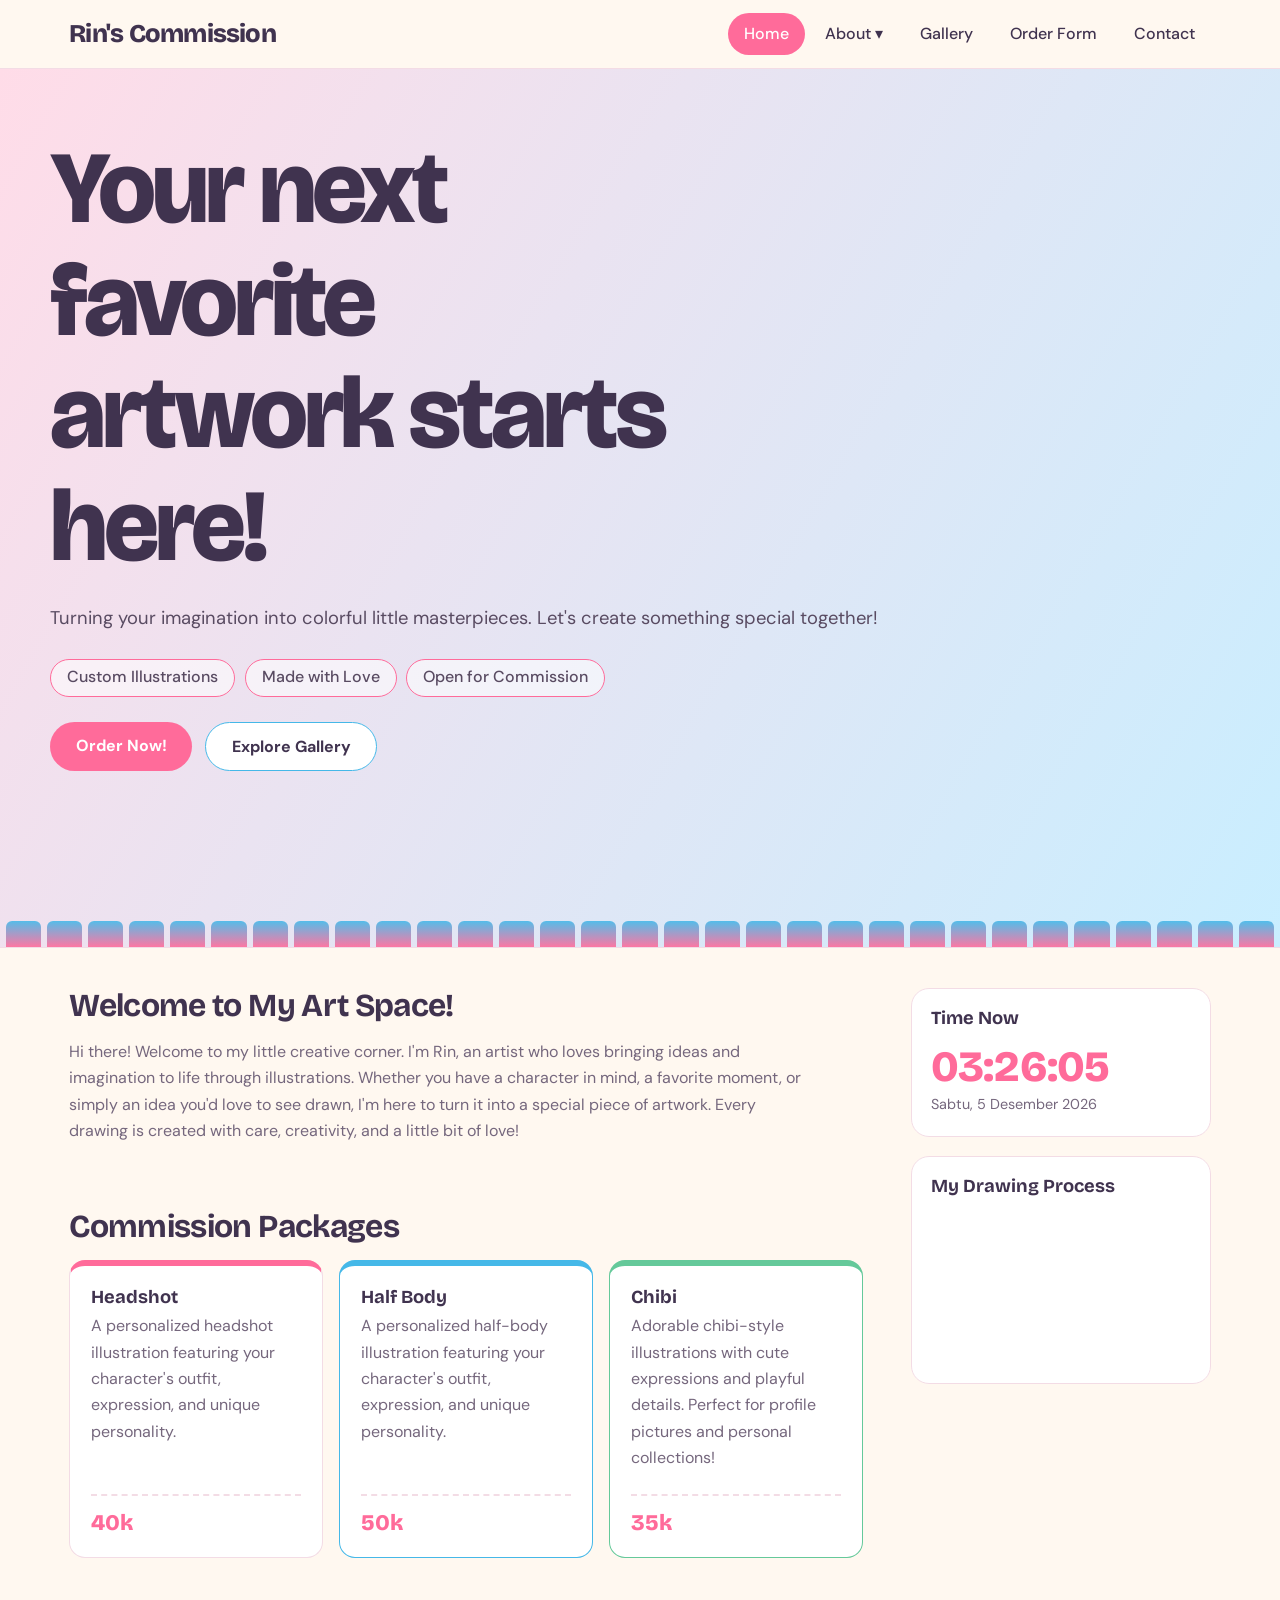
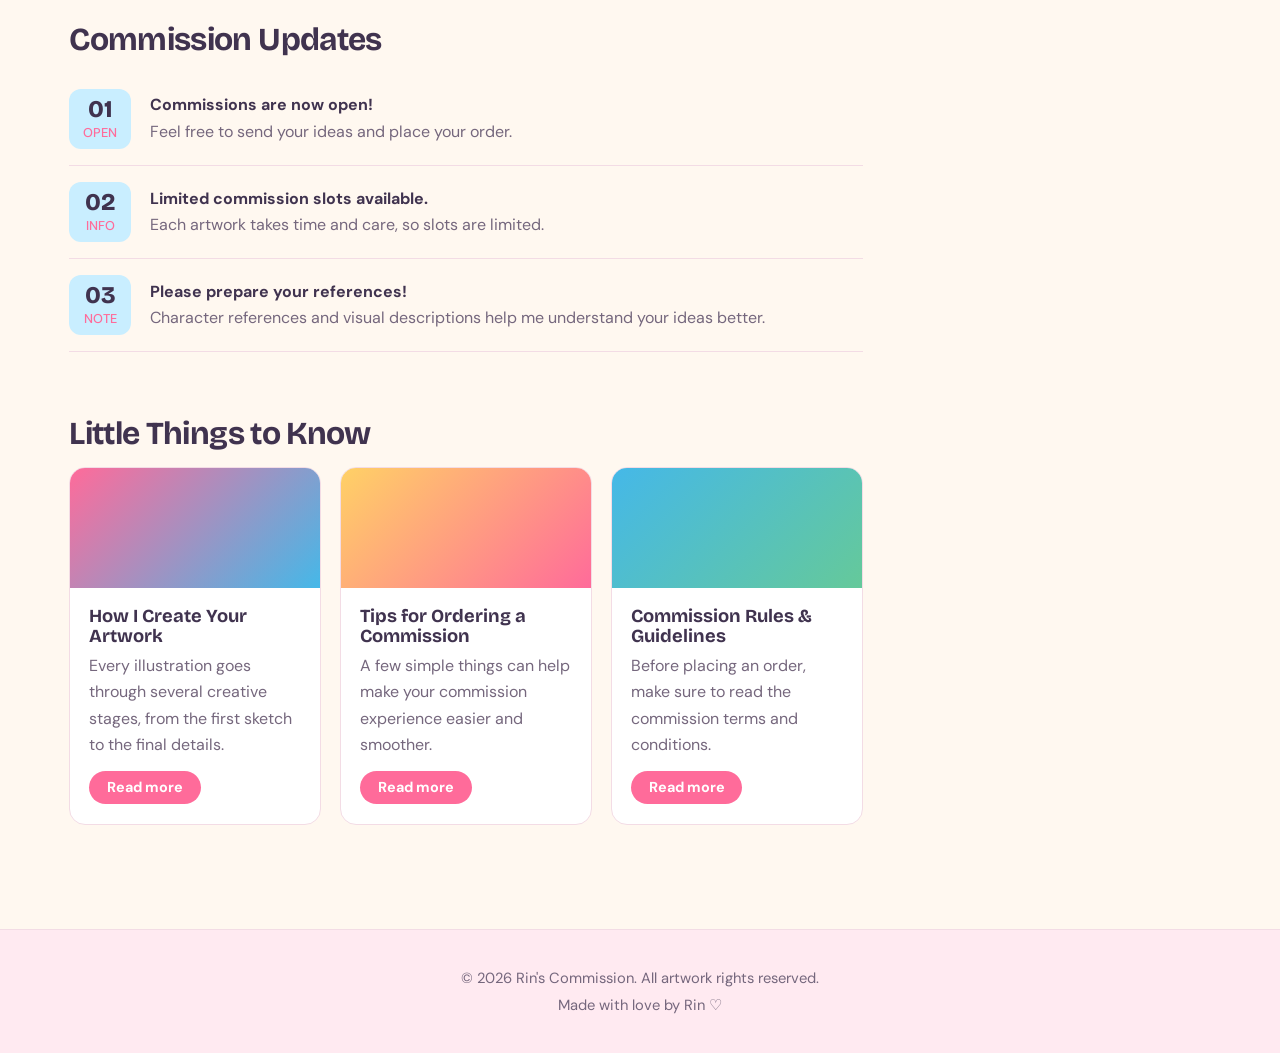
<file: index.html>
<!DOCTYPE html>
<html lang="id">
<head>
  <meta charset="UTF-8">
  <meta name="viewport" content="width=device-width, initial-scale=1">
  <title>Rin's Commission</title>
  <link rel="stylesheet" href="style.css?v=3">
  <link rel="icon" type="image/jpg" href="images/favicon.jpg">
</head>
<body>
  <header class="site-header">
    <div class="header-bar">
      <a class="brand" href="index.html">Rin's Commission</a>
      <input type="checkbox" id="menu-toggle" class="menu-check">
      <label for="menu-toggle" class="menu-btn">Menu</label>
      <nav class="nav" aria-label="Navigasi utama">
        <ul>
          <li><a href="index.html" class="active">Home</a></li>
          <li class="has-dropdown">
            <details>
              <summary>About</summary>
              <ul class="dropdown">
                <li><a href="about.html">About the Artist</a></li>
                <li><a href="prices.html">Commission Prices</a></li>
                <li><a href="howtoorder.html">How to Order</a></li>
                <li><a href="faq.html">FAQ</a></li>
              </ul>
            </details>
          </li>
          <li><a href="gallery.html">Gallery</a></li>
          <li><a href="registration.html">Order Form</a></li>
          <li><a href="contact.html">Contact</a></li>
        </ul>
      </nav>
    </div>
  </header>

  <section class="hero-full">
    <div class="hero-inner">
      <h1>Your next favorite artwork starts here!</h1>
      <p>Turning your imagination into colorful little masterpieces. Let's create something special together!</p>
      <div class="chips">
        <span>Custom Illustrations</span>
        <span>Made with Love</span>
        <span>Open for Commission</span>
      </div>
      <div class="actions">
        <a class="btn" href="registration.html">Order Now!</a>
        <a class="btn ghost" href="gallery.html">Explore Gallery</a>
      </div>
    </div>
    <div class="eq" aria-hidden="true"><i></i><i></i><i></i><i></i><i></i><i></i><i></i><i></i><i></i><i></i><i></i><i></i><i></i><i></i><i></i><i></i><i></i><i></i><i></i><i></i><i></i><i></i><i></i><i></i><i></i><i></i><i></i><i></i><i></i><i></i><i></i></div>
  </section>

  <div class="layout">
    <main>
      <section id="profil">
        <h2>Welcome to My Art Space!</h2>
        <p>Hi there! Welcome to my little creative corner. I'm Rin, an artist who loves bringing ideas and imagination to life through illustrations. Whether you have a character in mind, a favorite moment, or simply an idea you'd love to see drawn, I'm here to turn it into a special piece of artwork. Every drawing is created with care, creativity, and a little bit of love!</p>
      </section>

      <section id="produk">
        <h2>Commission Packages</h2>
        <div class="tickets">
          <div class="ticket">
            <h3>Headshot</h3>
            <p>A personalized headshot illustration featuring your character's outfit, expression, and unique personality.</p>
            <div class="price">40k</div>
          </div>
          <div class="ticket">
            <h3>Half Body</h3>
            <p>A personalized half-body illustration featuring your character's outfit, expression, and unique personality.</p>
            <div class="price">50k</div>
          </div>
          <div class="ticket">
            <h3>Chibi</h3>
            <p>Adorable chibi-style illustrations with cute expressions and playful details. Perfect for profile pictures and personal collections!</p>
            <div class="price">35k</div>
          </div>
        </div>
      </section>

      <section id="pengumuman">
        <h2>Commission Updates</h2>
        <ul class="news">
          <li>
            <span class="date">01<small>OPEN</small></span>
            <div>
              <b>Commissions are now open!</b><br>
              Feel free to send your ideas and place your order.
            </div>
          </li>
          <li>
            <span class="date">02<small>INFO</small></span>
            <div>
              <b>Limited commission slots available.</b><br>
              Each artwork takes time and care, so slots are limited.
            </div>
          </li>
          <li>
            <span class="date">03<small>NOTE</small></span>
            <div>
              <b>Please prepare your references!</b><br>
              Character references and visual descriptions help me understand your ideas better.
            </div>
          </li>
        </ul>
      </section>

      <section id="artikel">
        <h2>Little Things to Know</h2>
        <div class="articles">
          <article class="article">
            <div class="cover"></div>
            <div class="body">
              <h3>How I Create Your Artwork</h3>
              <p>Every illustration goes through several creative stages, from the first sketch to the final details.</p>
              <details>
                <summary class="btn small">Read more</summary>
                <p>The process begins with discussing your ideas and references. After that, I'll work on the sketch, continue with the coloring stage, and add the final details before sending you the completed artwork.</p>
              </details>
            </div>
          </article>
          <article class="article">
            <div class="cover"></div>
            <div class="body">
              <h3>Tips for Ordering a Commission</h3>
              <p>A few simple things can help make your commission experience easier and smoother.</p>
              <details>
                <summary class="btn small">Read more</summary>
                <p>Prepare your character references, preferred poses, expressions, color preferences, and other visual inspirations. The more details you provide, the easier it will be to understand your vision!</p>
              </details>
            </div>
          </article>
          <article class="article">
            <div class="cover"></div>
            <div class="body">
              <h3>Commission Rules & Guidelines</h3>
              <p>Before placing an order, make sure to read the commission terms and conditions.</p>
              <details>
                <summary class="btn small">Read more</summary>
                <p>Please respect the artwork and its creator. Commissioned illustrations are for personal use unless commercial rights are discussed beforehand. Reposting, editing, or claiming the artwork as your own is not allowed without permission.</p>
              </details>
            </div>
          </article>
        </div>
      </section>
    </main>

    <aside>
      <div class="widget">
        <h3>Time Now</h3>
        <div class="clock-time" id="clock">00:00:00</div>
        <div class="clock-date" id="date"></div>
      </div>
      <div class="widget">
        <h3>My Drawing Process</h3>
        <div class="video">
<iframe width="560" height="315" src="https://www.youtube-nocookie.com/embed/-zO3KNuNM50?si=CpCrqKrYORz0_w7h" title="YouTube video player" frameborder="0" allow="accelerometer; autoplay; clipboard-write; encrypted-media; gyroscope; picture-in-picture; web-share" referrerpolicy="strict-origin-when-cross-origin" allowfullscreen></iframe>        </div>
      </div>
    </aside>
  </div>

  <footer class="site-footer">
    <p>&copy; 2026 Rin's Commission. All artwork rights reserved.</p>
    <p>Made with love by Rin ♡</p>
  </footer>

  <script src="script.js?v=3"></script>
</body>
</html>
</file>
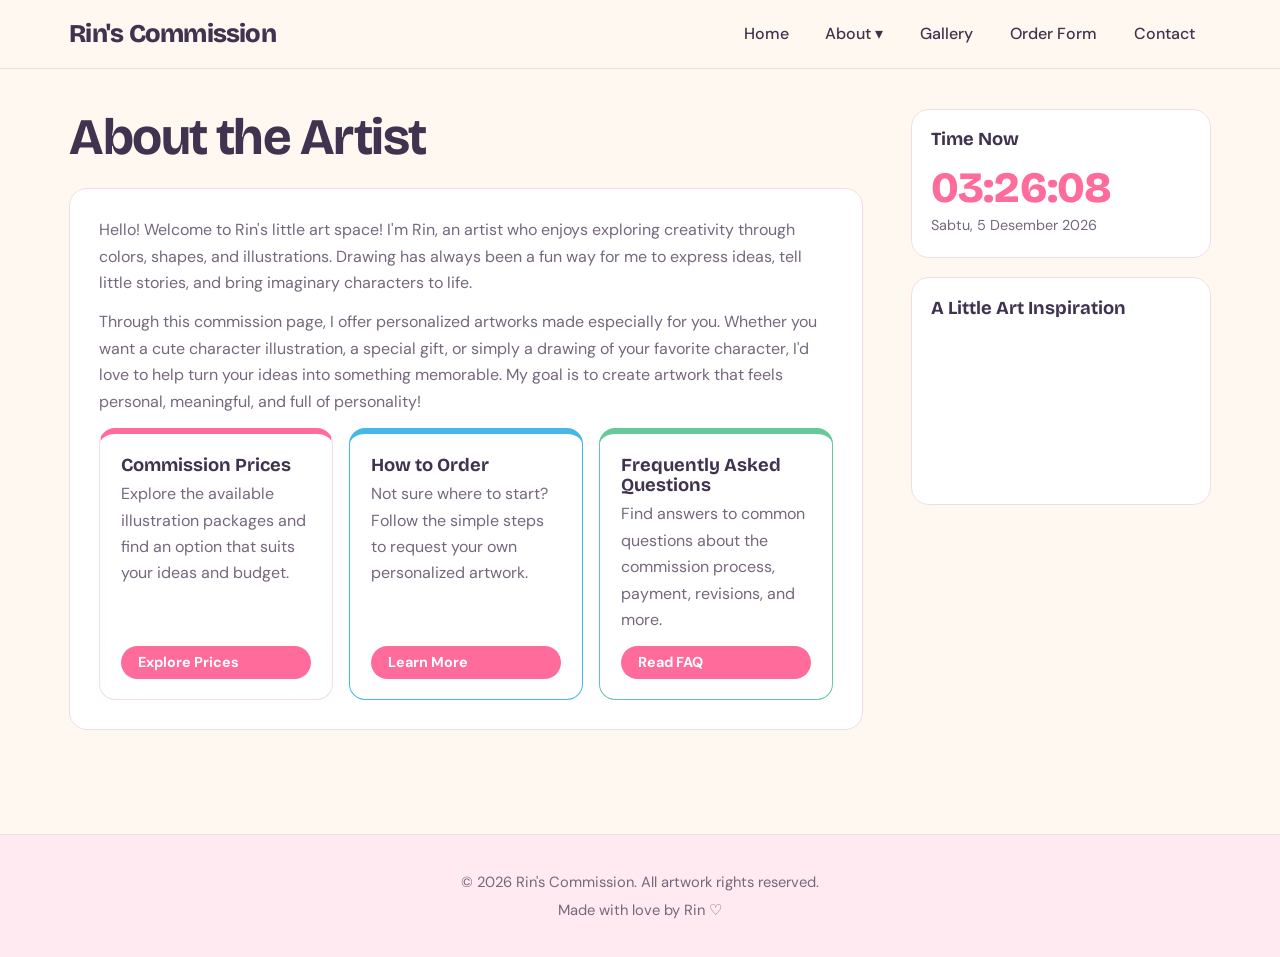
<file: about.html>
<!DOCTYPE html>
<html lang="id">
<head>
  <meta charset="UTF-8">
  <meta name="viewport" content="width=device-width, initial-scale=1">
  <title>About | Rin's Commission</title>
  <link rel="stylesheet" href="style.css?v=3">
  <link rel="icon" type="image/jpg" href="images/favicon.jpg">
</head>
<body>
  <header class="site-header">
    <div class="header-bar">
      <a class="brand" href="index.html">Rin's Commission</a>
      <input type="checkbox" id="menu-toggle" class="menu-check">
      <label for="menu-toggle" class="menu-btn">Menu</label>
      <nav class="nav" aria-label="Navigasi utama">
        <ul>
          <li><a href="index.html">Home</a></li>
          <li class="has-dropdown">
            <details>
              <summary>About</summary>
              <ul class="dropdown">
                <li><a href="about.html" class="active">About</a></li>
                <li><a href="prices.html">Prices</a></li>
                <li><a href="howtoorder.html">How to Order</a></li>
                <li><a href="faq.html">FAQ</a></li>
              </ul>
            </details>
          </li>
          <li><a href="gallery.html">Gallery</a></li>
          <li><a href="registration.html">Order Form</a></li>
          <li><a href="contact.html">Contact</a></li>
        </ul>
      </nav>
    </div>
  </header>

  <div class="layout">
    <main>
      <h1 class="page-title">About the Artist</h1>
      <section class="panel">
        <p>Hello! Welcome to Rin's little art space! I'm Rin, an artist who enjoys exploring creativity through colors, shapes, and illustrations. Drawing has always been a fun way for me to express ideas, tell little stories, and bring imaginary characters to life.</p>

        <p>Through this commission page, I offer personalized artworks made especially for you. Whether you want a cute character illustration, a special gift, or simply a drawing of your favorite character, I'd love to help turn your ideas into something memorable. My goal is to create artwork that feels personal, meaningful, and full of personality!</p>

        <div class="tickets">
          <div class="ticket">
            <h3>Commission Prices</h3>
            <p>Explore the available illustration packages and find an option that suits your ideas and budget.</p>
            <a class="btn small" href="prices.html">Explore Prices</a>
          </div>

          <div class="ticket">
            <h3>How to Order</h3>
            <p>Not sure where to start? Follow the simple steps to request your own personalized artwork.</p>
            <a class="btn small" href="howtoorder.html">Learn More</a>
          </div>

          <div class="ticket">
            <h3>Frequently Asked Questions</h3>
            <p>Find answers to common questions about the commission process, payment, revisions, and more.</p>
            <a class="btn small" href="faq.html">Read FAQ</a>
          </div>
        </div>
      </section>
    </main>

    <aside>
      <div class="widget">
        <h3>Time Now</h3>
        <div class="clock-time" id="clock">00:00:00</div>
        <div class="clock-date" id="date"></div>
      </div>

      <div class="widget">
        <h3>A Little Art Inspiration</h3>
        <div class="video">
          <iframe width="560" height="315" src="https://www.youtube.com/embed/-zO3KNuNM50?si=cGR8ImbTf7TTr3Kg" title="YouTube video player" frameborder="0" allow="accelerometer; autoplay; clipboard-write; encrypted-media; gyroscope; picture-in-picture; web-share" referrerpolicy="strict-origin-when-cross-origin" allowfullscreen></iframe>
        </div>
      </div>
    </aside>
  </div>

  <footer class="site-footer">
    <p>&copy; 2026 Rin's Commission. All artwork rights reserved.</p>
    <p>Made with love by Rin ♡</p>
  </footer>

  <script src="script.js?v=3"></script>
</body>
</html>
</file>
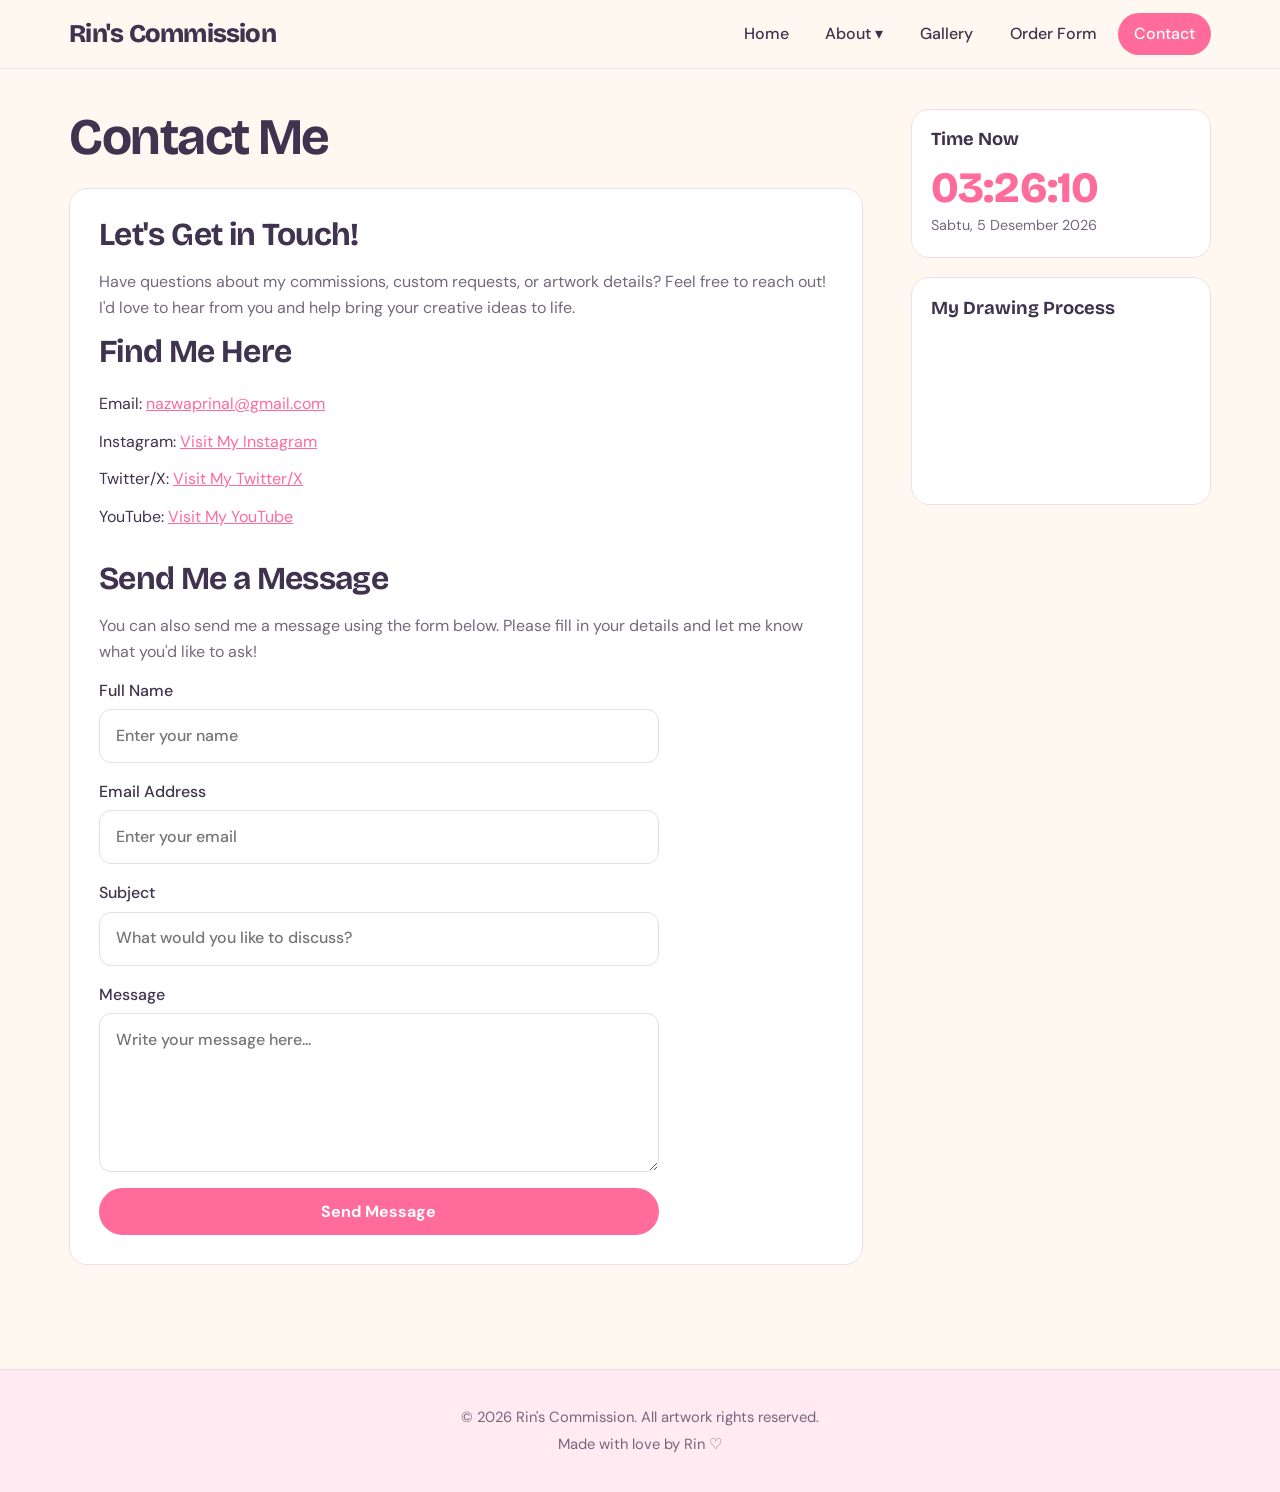
<file: contact.html>
<!DOCTYPE html>
<html lang="en">
<head>
  <meta charset="UTF-8">
  <meta name="viewport" content="width=device-width, initial-scale=1">
  <title>Contact | Rin's Commission</title>
  <link rel="stylesheet" href="style.css?v=3">
  <link rel="icon" type="image/jpg" href="images/favicon.jpg">
</head>
<body>
  <header class="site-header">
    <div class="header-bar">
      <a class="brand" href="index.html">Rin's Commission</a>
      <input type="checkbox" id="menu-toggle" class="menu-check">
      <label for="menu-toggle" class="menu-btn">Menu</label>
      <nav class="nav" aria-label="Main navigation">
        <ul>
          <li><a href="index.html">Home</a></li>
          <li class="has-dropdown">
            <details>
              <summary>About</summary>
              <ul class="dropdown">
                <li><a href="about.html">About the Artist</a></li>
                <li><a href="prices.html">Commission Prices</a></li>
                <li><a href="howtoorder.html">How to Order</a></li>
                <li><a href="faq.html">FAQ</a></li>
              </ul>
            </details>
          </li>
          <li><a href="gallery.html">Gallery</a></li>
          <li><a href="registration.html">Order Form</a></li>
          <li><a href="contact.html" class="active">Contact</a></li>
        </ul>
      </nav>
    </div>
  </header>

  <div class="layout">
    <main>
      <h1 class="page-title">Contact Me</h1>
      <section class="panel">
        <h2>Let's Get in Touch!</h2>
        <p>
          Have questions about my commissions, custom requests,
          or artwork details? Feel free to reach out!
          I'd love to hear from you and help bring your creative
          ideas to life.
        </p>

        <h2>Find Me Here</h2>
        <ul class="contact-list">
          <li>Email:
            <a href="mailto:nazwaprinal@gmail.com">nazwaprinal@gmail.com</a>
          </li>
          <li>Instagram:
            <a href="https://instagram.com/fayewebstt" target="_blank" rel="noopener">Visit My Instagram</a>
          </li>
          <li>Twitter/X:
            <a href="https://x.com/cgrtafters" target="_blank" rel="noopener">Visit My Twitter/X</a>
          </li>
          <li>YouTube:
            <a href="https://youtube.com/nawalengkara" target="_blank" rel="noopener">Visit My YouTube</a>
          </li>
        </ul>

        <h2>Send Me a Message</h2>
        <p>
          You can also send me a message using the form below.
          Please fill in your details and let me know what you'd
          like to ask!
        </p>

        <form action="mailto:nazwaprinal@gmail.com" method="post" enctype="text/plain">
          <label>Full Name
            <input type="text" name="name" placeholder="Enter your name" required>
          </label>

          <label>Email Address
            <input type="email" name="email" placeholder="Enter your email" required>
          </label>

          <label>Subject
            <input type="text" name="subject" placeholder="What would you like to discuss?" required>
          </label>

          <label>Message
            <textarea name="message" rows="5" placeholder="Write your message here..." required></textarea>
          </label>

          <button class="btn" type="submit">Send Message</button>
        </form>
      </section>
    </main>

    <aside>
      <div class="widget">
        <h3>Time Now</h3>
        <div class="clock-time" id="clock">00:00:00</div>
        <div class="clock-date" id="date"></div>
      </div>
      <div class="widget">
        <h3>My Drawing Process</h3>
        <div class="video">
          <iframe width="560" height="315" src="https://www.youtube.com/embed/-zO3KNuNM50?si=cGR8ImbTf7TTr3Kg" title="YouTube video player" frameborder="0" allow="accelerometer; autoplay; clipboard-write; encrypted-media; gyroscope; picture-in-picture; web-share" referrerpolicy="strict-origin-when-cross-origin" allowfullscreen></iframe>
      </div>
    </aside>
  </div>

  <footer class="site-footer">
    <p>&copy; 2026 Rin's Commission. All artwork rights reserved.</p>
    <p>Made with love by Rin ♡</p>
  </footer>

  <script src="script.js?v=3"></script>
</body>
</html>
</file>
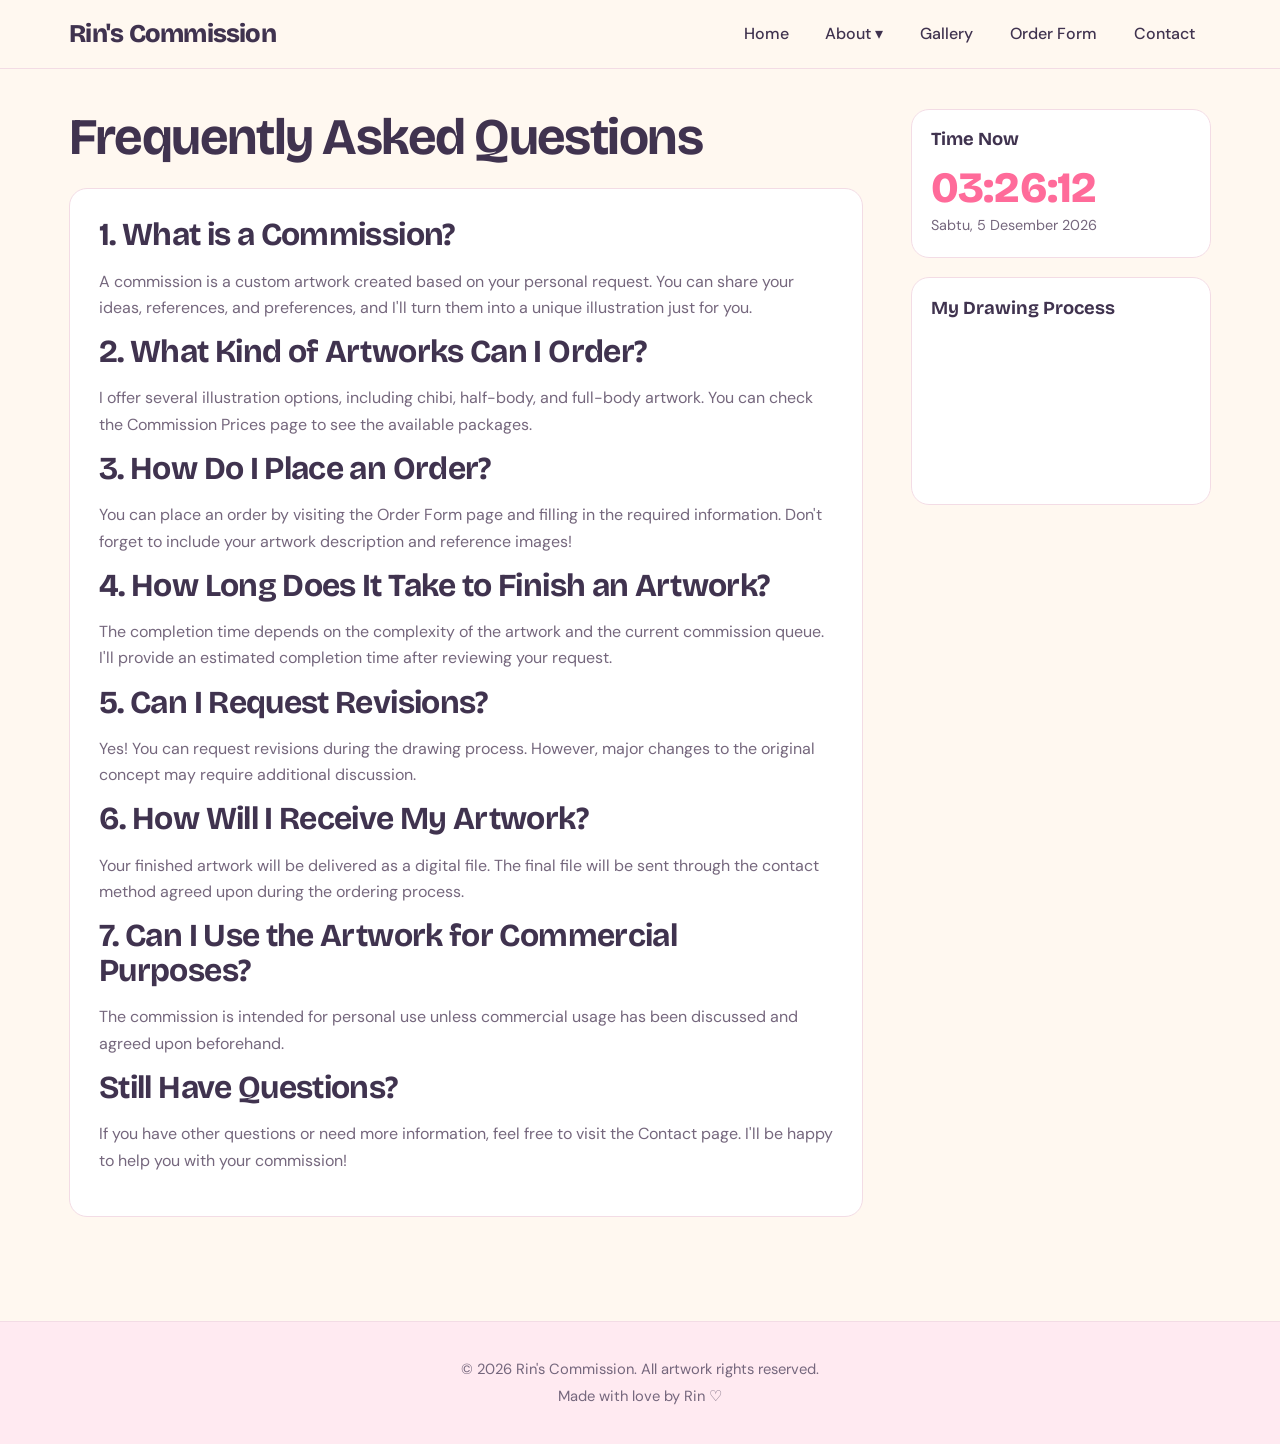
<file: faq.html>
<!DOCTYPE html>
<html lang="id">
<head>
  <meta charset="UTF-8">
  <meta name="viewport" content="width=device-width, initial-scale=1">
  <title>FAQ | Rin's Commission</title>
  <link rel="stylesheet" href="style.css?v=3">
  <link rel="icon" type="image/jpg" href="images/favicon.jpg">
</head>
<body>
  <header class="site-header">
    <div class="header-bar">
      <a class="brand" href="index.html">Rin's Commission</a>
      <input type="checkbox" id="menu-toggle" class="menu-check">
      <label for="menu-toggle" class="menu-btn">Menu</label>
      <nav class="nav" aria-label="Navigasi utama">
        <ul>
          <li><a href="index.html">Home</a></li>
          <li class="has-dropdown">
            <details>
              <summary>About</summary>
              <ul class="dropdown">
                <li><a href="about.html">About the Artist</a></li>
                <li><a href="prices.html">Commission Prices</a></li>
                <li><a href="howtoorder.html">How to Order</a></li>
                <li><a href="faq.html" class="active">FAQ</a></li>
              </ul>
            </details>
          </li>
          <li><a href="gallery.html">Gallery</a></li>
          <li><a href="registration.html">Order Form</a></li>
          <li><a href="contact.html">Contact</a></li>
        </ul>
      </nav>
    </div>
  </header>

  <div class="layout">
    <main>
      <h1 class="page-title">Frequently Asked Questions</h1>
      <section class="panel">
        <h2>1. What is a Commission?</h2>
        <p>
          A commission is a custom artwork created based on your personal
          request. You can share your ideas, references, and preferences,
          and I'll turn them into a unique illustration just for you.
        </p>

        <h2>2. What Kind of Artworks Can I Order?</h2>
        <p>
          I offer several illustration options, including chibi,
          half-body, and full-body artwork. You can check the Commission
          Prices page to see the available packages.
        </p>

        <h2>3. How Do I Place an Order?</h2>
        <p>
          You can place an order by visiting the Order Form page and
          filling in the required information. Don't forget to include
          your artwork description and reference images!
        </p>

        <h2>4. How Long Does It Take to Finish an Artwork?</h2>
        <p>
          The completion time depends on the complexity of the artwork
          and the current commission queue. I'll provide an estimated
          completion time after reviewing your request.
        </p>

        <h2>5. Can I Request Revisions?</h2>
        <p>
          Yes! You can request revisions during the drawing process.
          However, major changes to the original concept may require
          additional discussion.
        </p>

        <h2>6. How Will I Receive My Artwork?</h2>
        <p>
          Your finished artwork will be delivered as a digital file.
          The final file will be sent through the contact method
          agreed upon during the ordering process.
        </p>

        <h2>7. Can I Use the Artwork for Commercial Purposes?</h2>
        <p>
          The commission is intended for personal use unless commercial
          usage has been discussed and agreed upon beforehand.
        </p>

        <h2>Still Have Questions?</h2>
        <p>
          If you have other questions or need more information,
          feel free to visit the Contact page. I'll be happy to help
          you with your commission!
        </p>
      </section>
    </main>

    <aside>
      <div class="widget">
        <h3>Time Now</h3>
        <div class="clock-time" id="clock">00:00:00</div>
        <div class="clock-date" id="date"></div>
      </div>
      <div class="widget">
        <h3>My Drawing Process</h3>
        <div class="video">
          <iframe width="560" height="315" src="https://www.youtube.com/embed/-zO3KNuNM50?si=cGR8ImbTf7TTr3Kg" title="YouTube video player" frameborder="0" allow="accelerometer; autoplay; clipboard-write; encrypted-media; gyroscope; picture-in-picture; web-share" referrerpolicy="strict-origin-when-cross-origin" allowfullscreen></iframe>
      </div>
    </aside>
  </div>

  <footer class="site-footer">
    <p>&copy; 2026 Rin's Commission. All artwork rights reserved.</p>
    <p>Made with love by Rin ♡</p>
  </footer>

  <script src="script.js?v=3"></script>
</body>
</html>
</file>
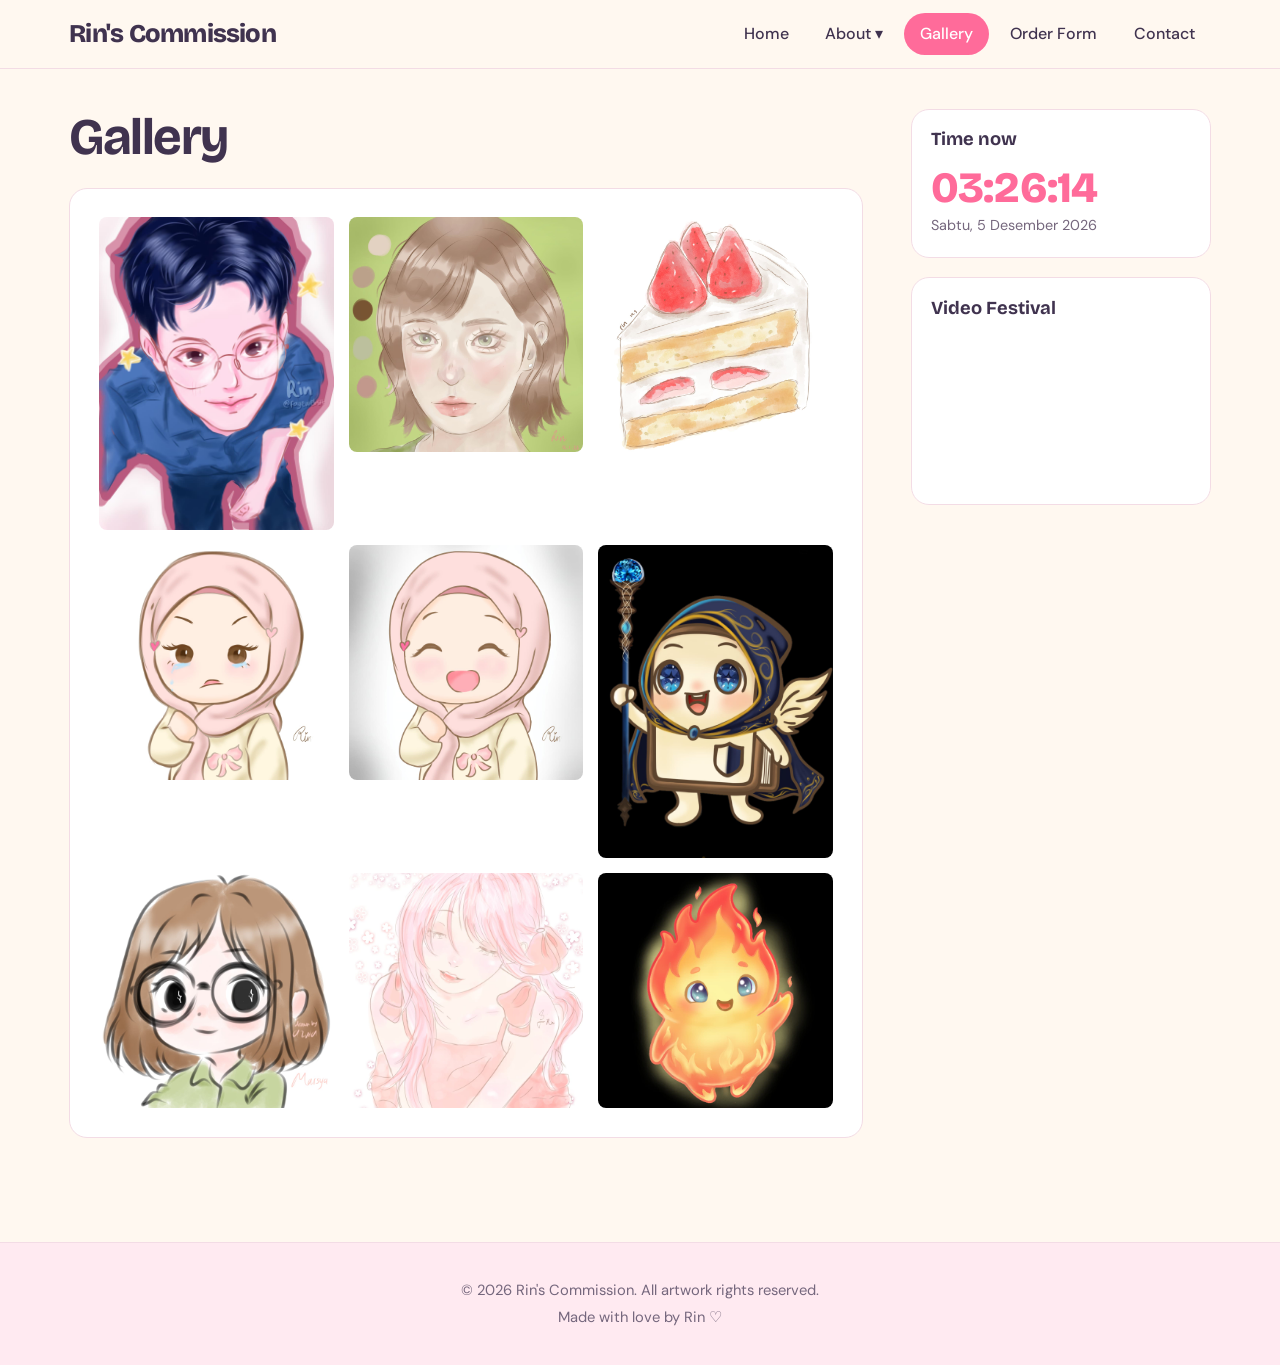
<file: gallery.html>
<!DOCTYPE html>
<html lang="id">
<head>
  <meta charset="UTF-8">
  <meta name="viewport" content="width=device-width, initial-scale=1">
  <title>Gallery | Rin's Commission</title>
  <link rel="stylesheet" href="style.css?v=4">
  <link rel="icon" type="image/jpg" href="images/favicon.jpg">
</head>
<body>
  <header class="site-header">
    <div class="header-bar">
      <a class="brand" href="index.html">Rin's Commission</a>
      <input type="checkbox" id="menu-toggle" class="menu-check">
      <label for="menu-toggle" class="menu-btn">Menu</label>
      <nav class="nav" aria-label="Navigasi utama">
        <ul>
          <li><a href="index.html">Home</a></li>
          <li class="has-dropdown">
            <details>
              <summary>About</summary>
              <ul class="dropdown">
                <li><a href="about.html">About</a></li>
                <li><a href="prices.html">Prices</a></li>
                <li><a href="howtoorder.html">How to Order</a></li>
                <li><a href="faq.html">FAQ</a></li>
              </ul>
            </details>
          </li>
          <li><a href="gallery.html" class="active">Gallery</a></li>
          <li><a href="registration.html">Order Form</a></li>
          <li><a href="contact.html">Contact</a></li>
        </ul>
      </nav>
    </div>
  </header>

  <div class="layout">
    <main>
      <h1 class="page-title">Gallery</h1>
      <section class="panel">
          <div class="gallery-grid">
                <div class="gallery-item"><img src="images/art1.jpg" alt=""></div>
                <div class="gallery-item"><img src="images/art2.jpg" alt=""></div>
                <div class="gallery-item"><img src="images/art3.jpg" alt=""></div>
                <div class="gallery-item"><img src="images/art4.jpg" alt=""></div>
                <div class="gallery-item"><img src="images/art5.jpg" alt=""></div>
                <div class="gallery-item"><img src="images/art6.jpg" alt=""></div>
                <div class="gallery-item"><img src="images/art7.jpg" alt=""></div>
                <div class="gallery-item"><img src="images/art8.jpg" alt=""></div>
                <div class="gallery-item"><img src="images/art10.jpg" alt=""></div>
          </div>
      </section>
    </main>
    <aside>
      <div class="widget">
        <h3>Time now</h3>
        <div class="clock-time" id="clock">00:00:00</div>
        <div class="clock-date" id="date"></div>
      </div>
      <div class="widget">
        <h3>Video Festival</h3>
        <div class="video">
          <iframe width="560" height="315" src="https://www.youtube.com/embed/-zO3KNuNM50?si=cGR8ImbTf7TTr3Kg" title="YouTube video player" frameborder="0" allow="accelerometer; autoplay; clipboard-write; encrypted-media; gyroscope; picture-in-picture; web-share" referrerpolicy="strict-origin-when-cross-origin" allowfullscreen></iframe>
        </div>
      </div>
    </aside>
  </div>
    <footer class="site-footer">
    <p>&copy; 2026 Rin's Commission. All artwork rights reserved.</p>
    <p>Made with love by Rin ♡</p>
  </footer>
  <script src="script.js?v=3"></script>
</body>
</html>
</file>
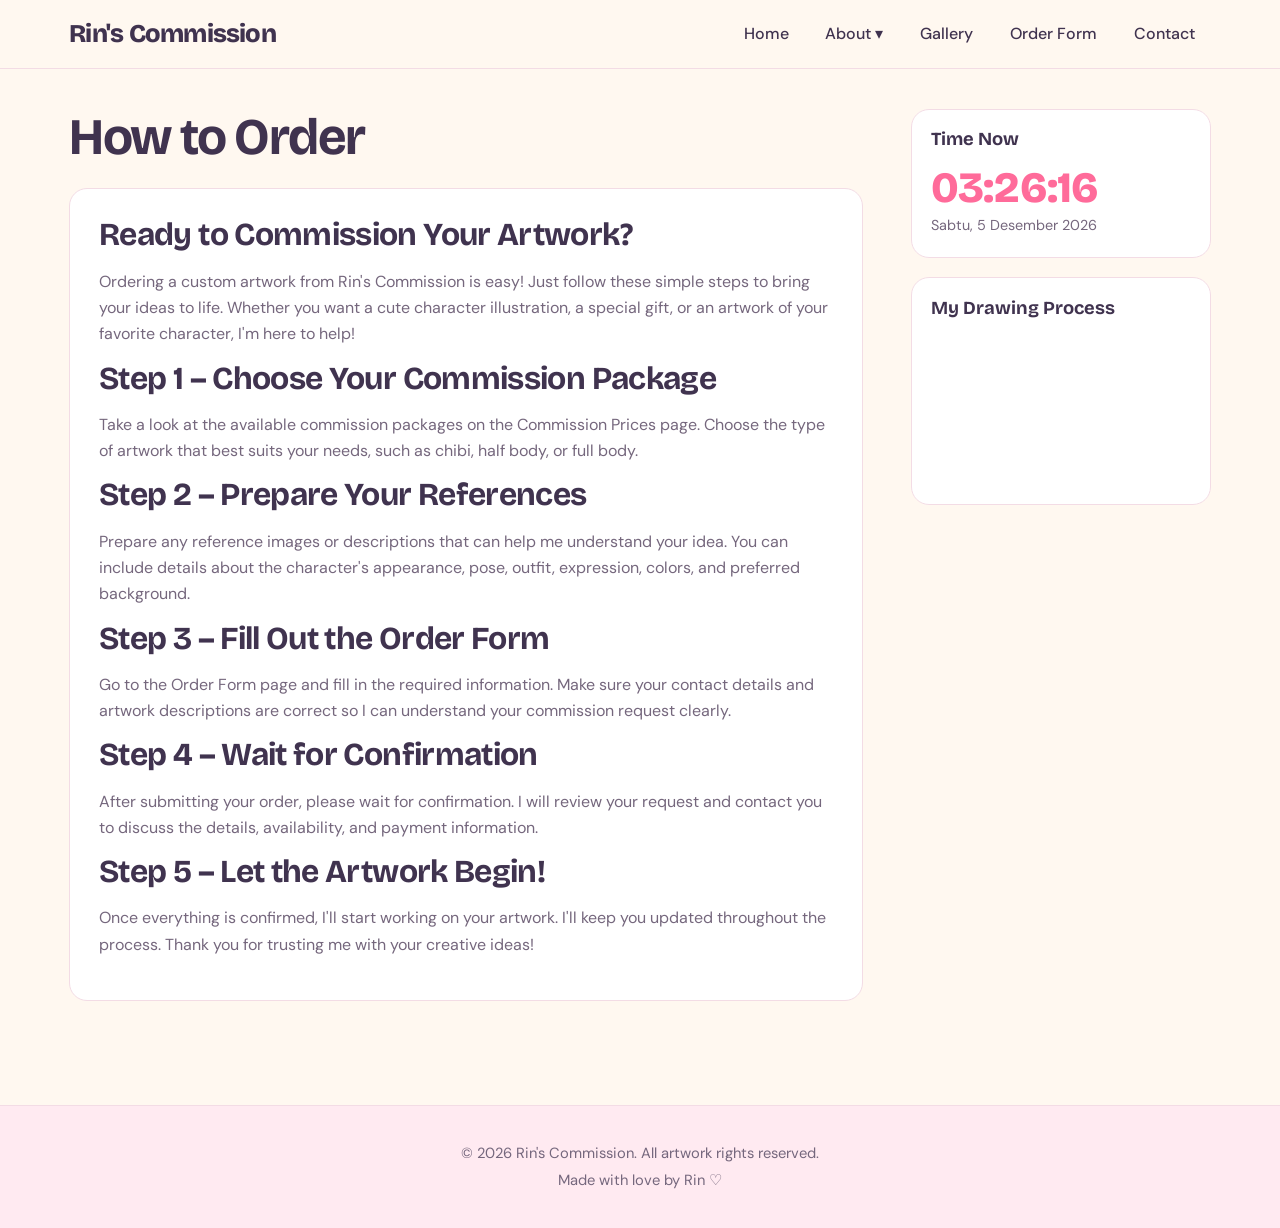
<file: howtoorder.html>
<!DOCTYPE html>
<html lang="id">
<head>
  <meta charset="UTF-8">
  <meta name="viewport" content="width=device-width, initial-scale=1">
  <title>How to Order | Rin's Commission</title>
  <link rel="stylesheet" href="style.css?v=3">
    <link rel="icon" type="image/jpg" href="images/favicon.jpg">
</head>
<body>
  <header class="site-header">
    <div class="header-bar">
      <a class="brand" href="index.html">Rin's Commission</a>
      <input type="checkbox" id="menu-toggle" class="menu-check">
      <label for="menu-toggle" class="menu-btn">Menu</label>
      <nav class="nav" aria-label="Navigasi utama">
        <ul>
          <li><a href="index.html">Home</a></li>
          <li class="has-dropdown">
            <details>
              <summary>About</summary>
              <ul class="dropdown">
                <li><a href="about.html">About the Artist</a></li>
                <li><a href="prices.html">Commission Prices</a></li>
                <li><a href="howtoorder.html" class="active">How to Order</a></li>
                <li><a href="faq.html">FAQ</a></li>
              </ul>
            </details>
          </li>
          <li><a href="gallery.html">Gallery</a></li>
          <li><a href="registration.html">Order Form</a></li>
          <li><a href="contact.html">Contact</a></li>
        </ul>
      </nav>
    </div>
  </header>

  <div class="layout">
    <main>
      <h1 class="page-title">How to Order</h1>
      <section class="panel">
        <h2>Ready to Commission Your Artwork?</h2>
        <p>
          Ordering a custom artwork from Rin's Commission is easy!
          Just follow these simple steps to bring your ideas to life.
          Whether you want a cute character illustration, a special gift,
          or an artwork of your favorite character, I'm here to help!
        </p>

        <h2>Step 1 – Choose Your Commission Package</h2>
        <p>
          Take a look at the available commission packages on the
          Commission Prices page. Choose the type of artwork that best
          suits your needs, such as chibi, half body, or full body.
        </p>

        <h2>Step 2 – Prepare Your References</h2>
        <p>
          Prepare any reference images or descriptions that can help me
          understand your idea. You can include details about the
          character's appearance, pose, outfit, expression, colors,
          and preferred background.
        </p>

        <h2>Step 3 – Fill Out the Order Form</h2>
        <p>
          Go to the Order Form page and fill in the required information.
          Make sure your contact details and artwork descriptions are
          correct so I can understand your commission request clearly.
        </p>

        <h2>Step 4 – Wait for Confirmation</h2>
        <p>
          After submitting your order, please wait for confirmation.
          I will review your request and contact you to discuss the
          details, availability, and payment information.
        </p>

        <h2>Step 5 – Let the Artwork Begin!</h2>
        <p>
          Once everything is confirmed, I'll start working on your
          artwork. I'll keep you updated throughout the process.
          Thank you for trusting me with your creative ideas!
        </p>
      </section>
    </main>

    <aside>
      <div class="widget">
        <h3>Time Now</h3>
        <div class="clock-time" id="clock">00:00:00</div>
        <div class="clock-date" id="date"></div>
      </div>
      <div class="widget">
        <h3>My Drawing Process</h3>
        <div class="video">
          <iframe width="560" height="315" src="https://www.youtube.com/embed/-zO3KNuNM50?si=cGR8ImbTf7TTr3Kg" title="YouTube video player" frameborder="0" allow="accelerometer; autoplay; clipboard-write; encrypted-media; gyroscope; picture-in-picture; web-share" referrerpolicy="strict-origin-when-cross-origin" allowfullscreen></iframe>
      </div>
    </aside>
  </div>

  <footer class="site-footer">
    <p>&copy; 2026 Rin's Commission. All artwork rights reserved.</p>
    <p>Made with love by Rin ♡</p>
  </footer>

  <script src="script.js?v=3"></script>
</body>
</html>
</file>
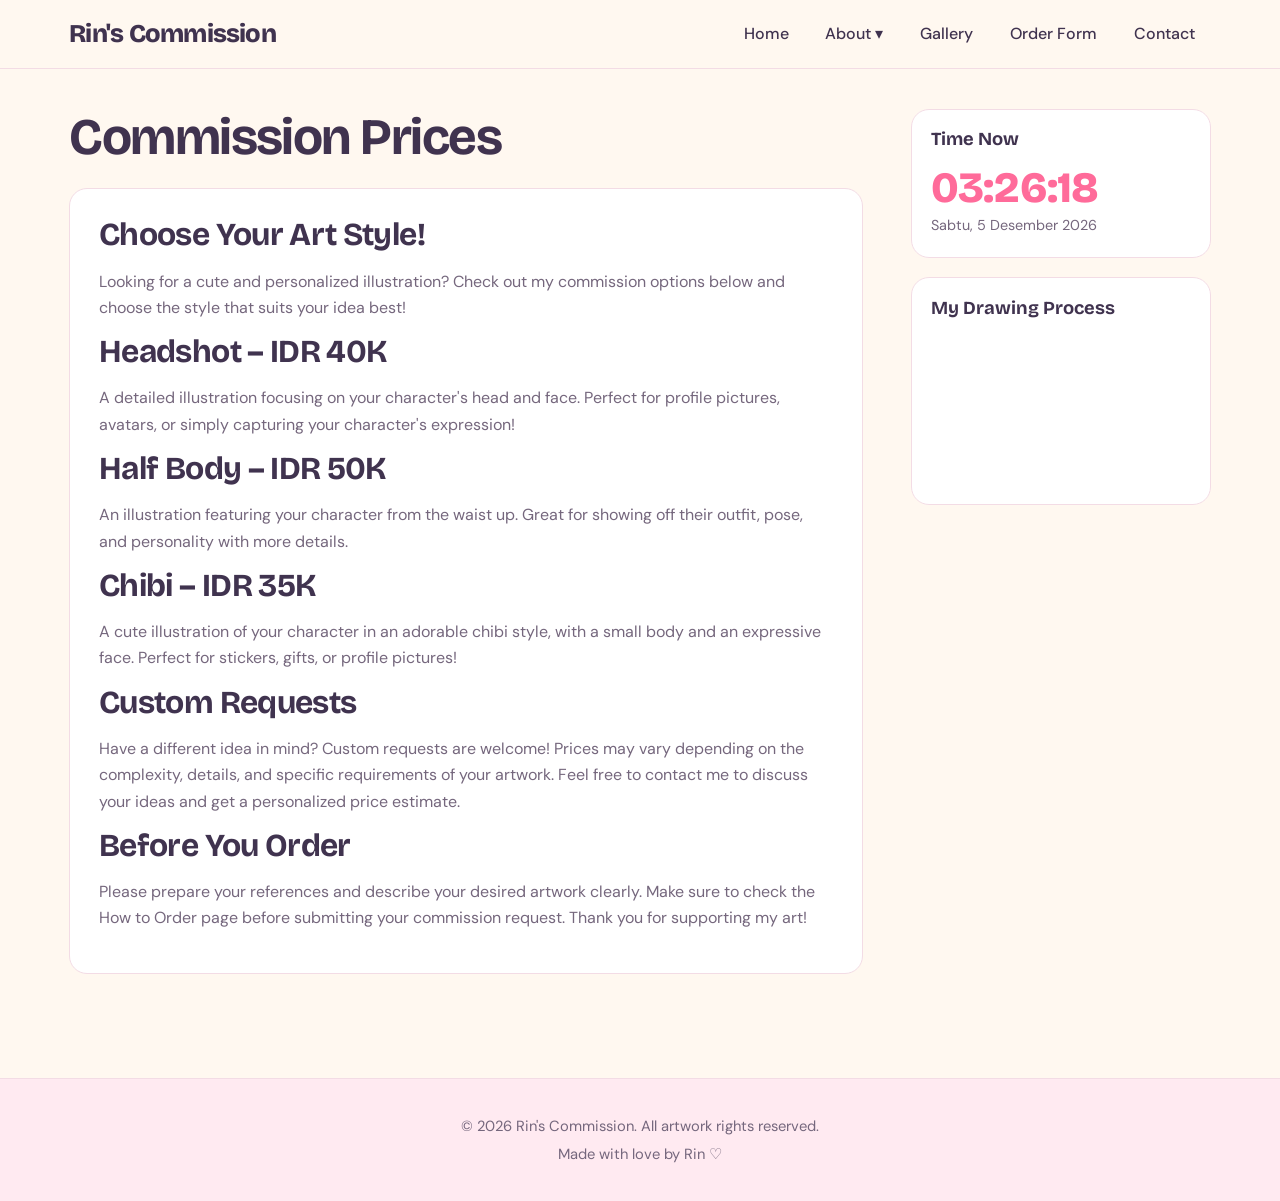
<file: prices.html>
<!DOCTYPE html>
<html lang="en">
<head>
  <meta charset="UTF-8">
  <meta name="viewport" content="width=device-width, initial-scale=1">
  <title>Prices | Rin's Commission</title>
  <link rel="stylesheet" href="style.css?v=3">
  <link rel="icon" type="image/jpg" href="images/favicon.jpg">
</head>
<body>
  <header class="site-header">
    <div class="header-bar">
      <a class="brand" href="index.html">Rin's Commission</a>
      <input type="checkbox" id="menu-toggle" class="menu-check">
      <label for="menu-toggle" class="menu-btn">Menu</label>
      <nav class="nav" aria-label="Main navigation">
        <ul>
          <li><a href="index.html">Home</a></li>
          <li class="has-dropdown">
            <details>
              <summary>About</summary>
              <ul class="dropdown">
                <li><a href="about.html">About the Artist</a></li>
                <li><a href="prices.html" class="active">Commission Prices</a></li>
                <li><a href="howtoorder.html">How to Order</a></li>
                <li><a href="faq.html">FAQ</a></li>
              </ul>
            </details>
          </li>
          <li><a href="gallery.html">Gallery</a></li>
          <li><a href="registration.html">Order Form</a></li>
          <li><a href="contact.html">Contact</a></li>
        </ul>
      </nav>
    </div>
  </header>

  <div class="layout">
    <main>
      <h1 class="page-title">Commission Prices</h1>

      <section class="panel">
        <h2>Choose Your Art Style!</h2>
        <p>
          Looking for a cute and personalized illustration?
          Check out my commission options below and choose the style
          that suits your idea best!
        </p>

        <h2>Headshot – IDR 40K</h2>
        <p>
          A detailed illustration focusing on your character's
          head and face. Perfect for profile pictures, avatars,
          or simply capturing your character's expression!
        </p>

        <h2>Half Body – IDR 50K</h2>
        <p>
          An illustration featuring your character from the waist
          up. Great for showing off their outfit, pose, and
          personality with more details.
        </p>

        <h2>Chibi – IDR 35K</h2>
        <p>
          A cute illustration of your character in an adorable
          chibi style, with a small body and an expressive face.
          Perfect for stickers, gifts, or profile pictures!
        </p>

        <h2>Custom Requests</h2>
        <p>
          Have a different idea in mind? Custom requests are welcome!
          Prices may vary depending on the complexity, details,
          and specific requirements of your artwork.
          Feel free to contact me to discuss your ideas and get
          a personalized price estimate.
        </p>

        <h2>Before You Order</h2>
        <p>
          Please prepare your references and describe your desired
          artwork clearly. Make sure to check the How to Order page
          before submitting your commission request.
          Thank you for supporting my art!
        </p>
      </section>
    </main>

    <aside>
      <div class="widget">
        <h3>Time Now</h3>
        <div class="clock-time" id="clock">00:00:00</div>
        <div class="clock-date" id="date"></div>
      </div>
      <div class="widget">
        <h3>My Drawing Process</h3>
        <div class="video">
          <iframe width="560" height="315" src="https://www.youtube.com/embed/-zO3KNuNM50?si=cGR8ImbTf7TTr3Kg" title="YouTube video player" frameborder="0" allow="accelerometer; autoplay; clipboard-write; encrypted-media; gyroscope; picture-in-picture; web-share" referrerpolicy="strict-origin-when-cross-origin" allowfullscreen></iframe>
      </div>
    </aside>
  </div>

  <footer class="site-footer">
    <p>&copy; 2026 Rin's Commission. All artwork rights reserved.</p>
    <p>Made with love by Rin ♡</p>
  </footer>

  <script src="script.js?v=3"></script>
</body>
</html>
</file>
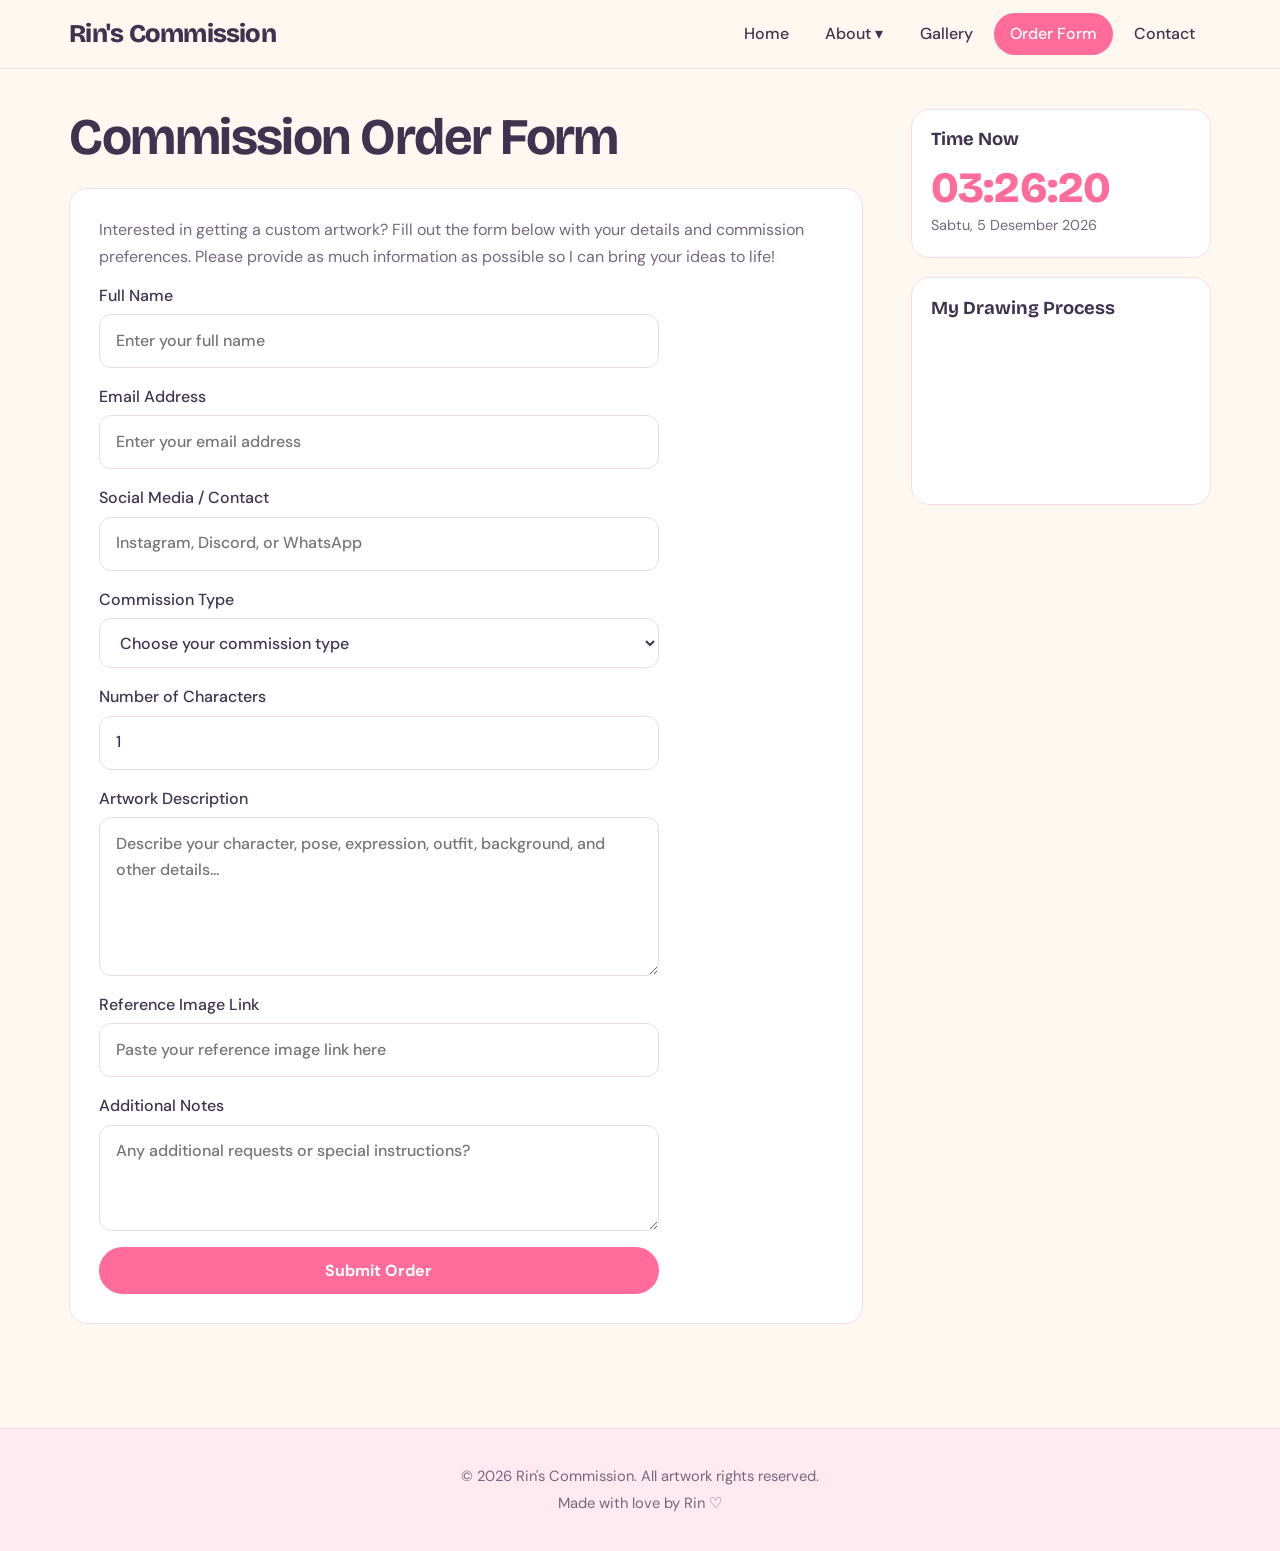
<file: registration.html>
<!DOCTYPE html>
<html lang="en">
<head>
  <meta charset="UTF-8">
  <meta name="viewport" content="width=device-width, initial-scale=1">
  <title>Order Form | Rin's Commission</title>
  <link rel="stylesheet" href="style.css?v=3">
</head>
<body>
  <header class="site-header">
    <div class="header-bar">
      <a class="brand" href="index.html">Rin's Commission</a>
      <input type="checkbox" id="menu-toggle" class="menu-check">
      <label for="menu-toggle" class="menu-btn">Menu</label>
      <nav class="nav" aria-label="Main navigation">
        <ul>
          <li><a href="index.html">Home</a></li>
          <li class="has-dropdown">
            <details>
              <summary>About</summary>
              <ul class="dropdown">
                <li><a href="about.html">About the Artist</a></li>
                <li><a href="prices.html">Commission Prices</a></li>
                <li><a href="howtoorder.html">How to Order</a></li>
                <li><a href="faq.html">FAQ</a></li>
              </ul>
            </details>
          </li>
          <li><a href="gallery.html">Gallery</a></li>
          <li><a href="registration.html" class="active">Order Form</a></li>
          <li><a href="contact.html">Contact</a></li>
        </ul>
      </nav>
    </div>
  </header>

  <div class="layout">
    <main>
      <h1 class="page-title">Commission Order Form</h1>
      <section class="panel">
        <p>
          Interested in getting a custom artwork?
          Fill out the form below with your details and commission
          preferences. Please provide as much information as possible
          so I can bring your ideas to life!
        </p>

        <form action="mailto:YOUR_EMAIL@example.com" method="post" enctype="text/plain">

          <label>Full Name
            <input type="text" name="name" placeholder="Enter your full name" required>
          </label>

          <label>Email Address
            <input type="email" name="email" placeholder="Enter your email address" required>
          </label>

          <label>Social Media / Contact
            <input type="text" name="contact" placeholder="Instagram, Discord, or WhatsApp" required>
          </label>

          <label>Commission Type
            <select name="commission_type" required>
              <option value="">Choose your commission type</option>
              <option>Headshot - IDR 40K</option>
              <option>Half Body - IDR 50K</option>
              <option>Chibi - IDR 35K</option>
              <option>Custom Request - Price may vary</option>
            </select>
          </label>

          <label>Number of Characters
            <input type="number" name="characters" min="1" max="10" value="1" required>
          </label>

          <label>Artwork Description
            <textarea name="description" rows="5" placeholder="Describe your character, pose, expression, outfit, background, and other details..." required></textarea>
          </label>

          <label>Reference Image Link
            <input type="url" name="reference" placeholder="Paste your reference image link here">
          </label>

          <label>Additional Notes
            <textarea name="notes" rows="3" placeholder="Any additional requests or special instructions?"></textarea>
          </label>

          <button class="btn" type="submit">Submit Order</button>
        </form>
      </section>
    </main>

    <aside>
      <div class="widget">
        <h3>Time Now</h3>
        <div class="clock-time" id="clock">00:00:00</div>
        <div class="clock-date" id="date"></div>
      </div>
      <div class="widget">
        <h3>My Drawing Process</h3>
        <div class="video">
          <iframe width="560" height="315" src="https://www.youtube.com/embed/-zO3KNuNM50?si=cGR8ImbTf7TTr3Kg" title="YouTube video player" frameborder="0" allow="accelerometer; autoplay; clipboard-write; encrypted-media; gyroscope; picture-in-picture; web-share" referrerpolicy="strict-origin-when-cross-origin" allowfullscreen></iframe>
      </div>
    </aside>
  </div>

  <footer class="site-footer">
    <p>&copy; 2026 Rin's Commission. All artwork rights reserved.</p>
    <p>Made with love by Rin ♡</p>
  </footer>

  <script src="script.js?v=3"></script>
</body>
</html>
</file>
<file: style.css>
@import url("https://fonts.googleapis.com/css2?family=Bricolage+Grotesque:wght@500;700;800&family=DM+Sans:wght@400;500&display=swap");

* {
  box-sizing: border-box;
  margin: 0;
  padding: 0;
}
html {
  scroll-behavior: smooth;
}
body {
  background: #FFF8F0;
  color: #40334F;
  font: 16px/1.65 "DM Sans", "Segoe UI", sans-serif;
}
a {
  color: #FF6B9A;
}
h1,
h2,
h3 {
  font-family: "Bricolage Grotesque", "Segoe UI", sans-serif;
  line-height: 1.1;
}
h2 {
  font-size: 2rem;
  margin-bottom: 1rem;
  letter-spacing: -0.02em;
}
h3 {
  font-size: 1.15rem;
  margin-bottom: 0.4rem;
}
p {
  max-width: 68ch;
  margin-bottom: 0.8rem;
  color: #75677D;
}
:focus-visible {
  outline: 3px solid #45B8E8;
  outline-offset: 3px;
}

/* Header: satu baris, logo + menu */
.site-header {
  position: sticky;
  top: 0;
  z-index: 20;
  background: rgba(255, 248, 240, 0.92);
  backdrop-filter: blur(12px);
  border-bottom: 1px solid #F3DCE5;
}
.header-bar {
  max-width: 1180px;
  margin: auto;
  padding: 0.8rem 1.2rem;
  display: flex;
  align-items: center;
  justify-content: space-between;
  flex-wrap: wrap;
}
.brand {
  font: 800 1.6rem "Bricolage Grotesque", "Segoe UI", sans-serif;
  color: #40334F;
  text-decoration: none;
  letter-spacing: -0.03em;
}
.brand span {
  color: #FF6B9A;
}
.nav ul {
  list-style: none;
  display: flex;
  gap: 0.3rem;
}
.nav li {
  position: relative;
}
.nav a,
.nav summary {
  display: block;
  cursor: pointer;
  list-style: none;
  padding: 0.5rem 1rem;
  border-radius: 999px;
  color: #40334F;
  text-decoration: none;
  font-weight: 500;
  transition: background 0.2s;
}
.nav a:hover,
.nav summary:hover {
  background: #FFE5EE;
}
.nav summary::-webkit-details-marker {
  display: none;
}
.nav summary::after {
  content: " \25BE";
}
.nav a.active,
.nav summary.active {
  background: #FF6B9A;
  color: #FFFFFF;
}
.dropdown {
  display: flex;
  position: absolute;
  top: calc(100% + 6px);
  left: 0;
  min-width: 190px;
  background: #FFFFFF;
  border: 1px solid #F3DCE5;
  border-radius: 14px;
  padding: 0.4rem;
  flex-direction: column;
  box-shadow: 0 16px 40px rgba(64, 51, 79, 0.12);
}
.dropdown::before {
  content: "";
  position: absolute;
  left: 0;
  right: 0;
  top: -8px;
  height: 8px;
}
.dropdown a {
  border-radius: 10px;
}
.menu-check {
  display: none;
}
.menu-btn {
  display: none;
  background: #FF6B9A;
  color: #FFFFFF;
  border: 0;
  padding: 0.5rem 1rem;
  border-radius: 999px;
  font: 500 1rem "DM Sans", "Segoe UI", sans-serif;
  cursor: pointer;
}

/* Hero layar penuh */
.hero-full {
  position: relative;
  overflow: hidden;
  min-height: 560px;
  display: flex;
  align-items: center;
  padding: 4rem 1.2rem 11rem;
  border-bottom: 1px solid #F3DCE5;
  background: linear-gradient(120deg, #FFDCE8, #C9EEFF);
}
.hero-inner {
  max-width: 1180px;
  margin: auto;
  width: 100%;
  position: relative;
  z-index: 1;
}
.hero-full h1 {
  font-size: clamp(2.8rem, 9vw, 6.4rem);
  font-weight: 800;
  letter-spacing: -0.04em;
  max-width: 11ch;
  color: #40334F;
}
.hero-full p {
  font-size: 1.15rem;
  color: #594B62;
  margin: 1.2rem 0 1.6rem;
}
.chips {
  display: flex;
  flex-wrap: wrap;
  gap: 0.6rem;
  margin-bottom: 1.6rem;
}
.chips span {
  border: 1px solid #FF6B9A;
  background: rgba(255, 255, 255, 0.55);
  border-radius: 999px;
  padding: 0.3rem 1rem;
  font-weight: 500;
  color: #594B62;
}
.actions {
  display: flex;
  gap: 0.8rem;
  flex-wrap: wrap;
}
.eq {
  position: absolute;
  left: 0;
  right: 0;
  bottom: 0;
  height: 170px;
  display: flex;
  align-items: flex-end;
  gap: 6px;
  padding: 0 6px;
}
.eq i {
  flex: 1;
  height: 15%;
  border-radius: 6px 6px 0 0;
  background: linear-gradient(to top, #FF6B9A, #45B8E8);
  opacity: 0.9;
  animation: bounce 1.1s ease-in-out infinite alternate;
}
.eq i:nth-child(3n) {
  animation-duration: 0.8s;
}
.eq i:nth-child(4n) {
  animation-delay: -0.5s;
}
.eq i:nth-child(5n) {
  animation-duration: 1.5s;
}
@keyframes bounce {
  to {
    height: 95%;
  }
}
@media (prefers-reduced-motion: reduce) {
  .eq i {
    animation: none;
    height: 45%;
  }
}

.btn {
  display: inline-block;
  background: #FF6B9A;
  color: #FFFFFF;
  border: 0;
  padding: 0.8rem 1.6rem;
  border-radius: 999px;
  font: 700 1rem "DM Sans", "Segoe UI", sans-serif;
  text-decoration: none;
  cursor: pointer;
  transition: transform 0.15s;
}
.btn:hover {
  transform: translateY(-2px);
}
.btn.ghost {
  background: #FFFFFF;
  color: #40334F;
  border: 1px solid #45B8E8;
}
.btn.small {
  padding: 0.45rem 1.1rem;
  font-size: 0.9rem;
}

/* Layout */
.layout {
  max-width: 1180px;
  margin: auto;
  padding: 2.5rem 1.2rem;
  display: grid;
  grid-template-columns: 1fr 300px;
  gap: 3rem;
}
aside {
  position: sticky;
  top: 90px;
  align-self: start;
}
.page-title {
  font-size: clamp(2.2rem, 5vw, 3.2rem);
  letter-spacing: -0.03em;
  margin-bottom: 1.4rem;
}
main > section {
  margin-bottom: 4rem;
}
.panel {
  background: #FFFFFF;
  border: 1px solid #F3DCE5;
  border-radius: 18px;
  padding: 1.8rem;
}

/* Tiket */
.tickets {
  display: grid;
  grid-template-columns: repeat(auto-fit, minmax(190px, 1fr));
  gap: 1rem;
}
.ticket {
  background: #FFFFFF;
  border-radius: 16px;
  border: 1px solid #F3DCE5;
  border-top: 6px solid #FF6B9A;
  padding: 1.3rem;
  display: flex;
  flex-direction: column;
}
.ticket:nth-child(2) {
  border-color: #45B8E8;
}
.ticket:nth-child(3) {
  border-color: #65C99A;
}
.ticket p {
  flex: 1;
}
.ticket .price {
  margin-top: 0.6rem;
  padding-top: 0.8rem;
  border-top: 2px dashed #F3DCE5;
  font: 800 1.4rem "Bricolage Grotesque", "Segoe UI", sans-serif;
  color: #FF6B9A;
}

/* Pengumuman */
.news {
  list-style: none;
}
.news li {
  display: flex;
  gap: 1.2rem;
  align-items: center;
  padding: 1rem 0;
  border-bottom: 1px solid #F3DCE5;
  color: #75677D;
}
.news b {
  color: #40334F;
}
.date {
  flex: none;
  width: 62px;
  text-align: center;
  background: #C9EEFF;
  border-radius: 12px;
  padding: 0.5rem 0;
  font: 800 1.5rem/1 "Bricolage Grotesque", "Segoe UI", sans-serif;
  color: #40334F;
}
.date small {
  display: block;
  font: 500 0.8rem "DM Sans", "Segoe UI", sans-serif;
  color: #FF6B9A;
  margin-top: 0.2rem;
}

/* Artikel */
.articles {
  display: grid;
  grid-template-columns: repeat(auto-fit, minmax(210px, 1fr));
  gap: 1.2rem;
  align-items: start;
}
.article {
  background: #FFFFFF;
  border: 1px solid #F3DCE5;
  border-radius: 16px;
  overflow: hidden;
}
.article .body {
  padding: 1.1rem 1.2rem 1.3rem;
}
.cover {
  height: 120px;
  background: linear-gradient(135deg, #FF6B9A, #45B8E8);
}
.article:nth-child(2) .cover {
  background: linear-gradient(135deg, #FFD166, #FF6B9A);
}
.article:nth-child(3) .cover {
  background: linear-gradient(135deg, #45B8E8, #65C99A);
}
.article summary {
  display: inline-block;
  list-style: none;
}
.article summary::-webkit-details-marker {
  display: none;
}
.article details p {
  margin-top: 0.8rem;
}

/* Gallery */
.gallery-grid {
    display: grid;
    grid-template-columns: repeat(auto-fit, minmax(180px, 1fr));
    gap: 15px;
    align-items: start;
}

.gallery-item {
    height: auto;
    overflow: visible;
}

.gallery-item img {
    display: block;
    width: 100%;
    height: auto !important;
    max-width: 100%;
    object-fit: contain;
    border-radius: 8px;
}
.gallery-item img {
    width: 100%;
    height: auto;
    border-radius: 8px;
    display: block;
}
/* Form */
form {
  display: grid;
  gap: 1rem;
  max-width: 560px;
}
label {
  display: grid;
  gap: 0.3rem;
  font-weight: 500;
}
input,
select,
textarea {
  background: #FFFFFF;
  color: #40334F;
  border: 1px solid #E8DCE6;
  border-radius: 12px;
  padding: 0.8rem 1rem;
  font: inherit;
}
input:focus,
select:focus,
textarea:focus {
  border-color: #45B8E8;
  outline: none;
}
.notice {
  display: none;
  background: #DDF5E5;
  padding: 0.8rem 1rem;
  border-radius: 12px;
  color: #356B4B;
}
.notice.show {
  display: block;
}
.contact-list {
  list-style: none;
  margin-bottom: 1.6rem;
}
.contact-list li {
  padding: 0.35rem 0;
}

/* Sidebar */
.widget {
  background: #FFFFFF;
  border: 1px solid #F3DCE5;
  border-radius: 18px;
  padding: 1.2rem;
  margin-bottom: 1.2rem;
}
.widget h3 {
  margin-bottom: 0.8rem;
}
.clock-time {
  font: 800 2.7rem "Bricolage Grotesque", "Segoe UI", sans-serif;
  color: #FF6B9A;
  letter-spacing: -0.02em;
}
.clock-date {
  color: #75677D;
  font-size: 0.9rem;
}
.video {
  aspect-ratio: 16 / 9;
}
.video iframe {
  width: 100%;
  height: 100%;
  border: 0;
  border-radius: 12px;
}

.site-footer {
  border-top: 1px solid #F3DCE5;
  text-align: center;
  padding: 2rem 1rem;
  color: #75677D;
  font-size: 0.92rem;
  background: #FFEAF1;
}
.site-footer p {
  margin: 0.2rem auto;
}
</file>
